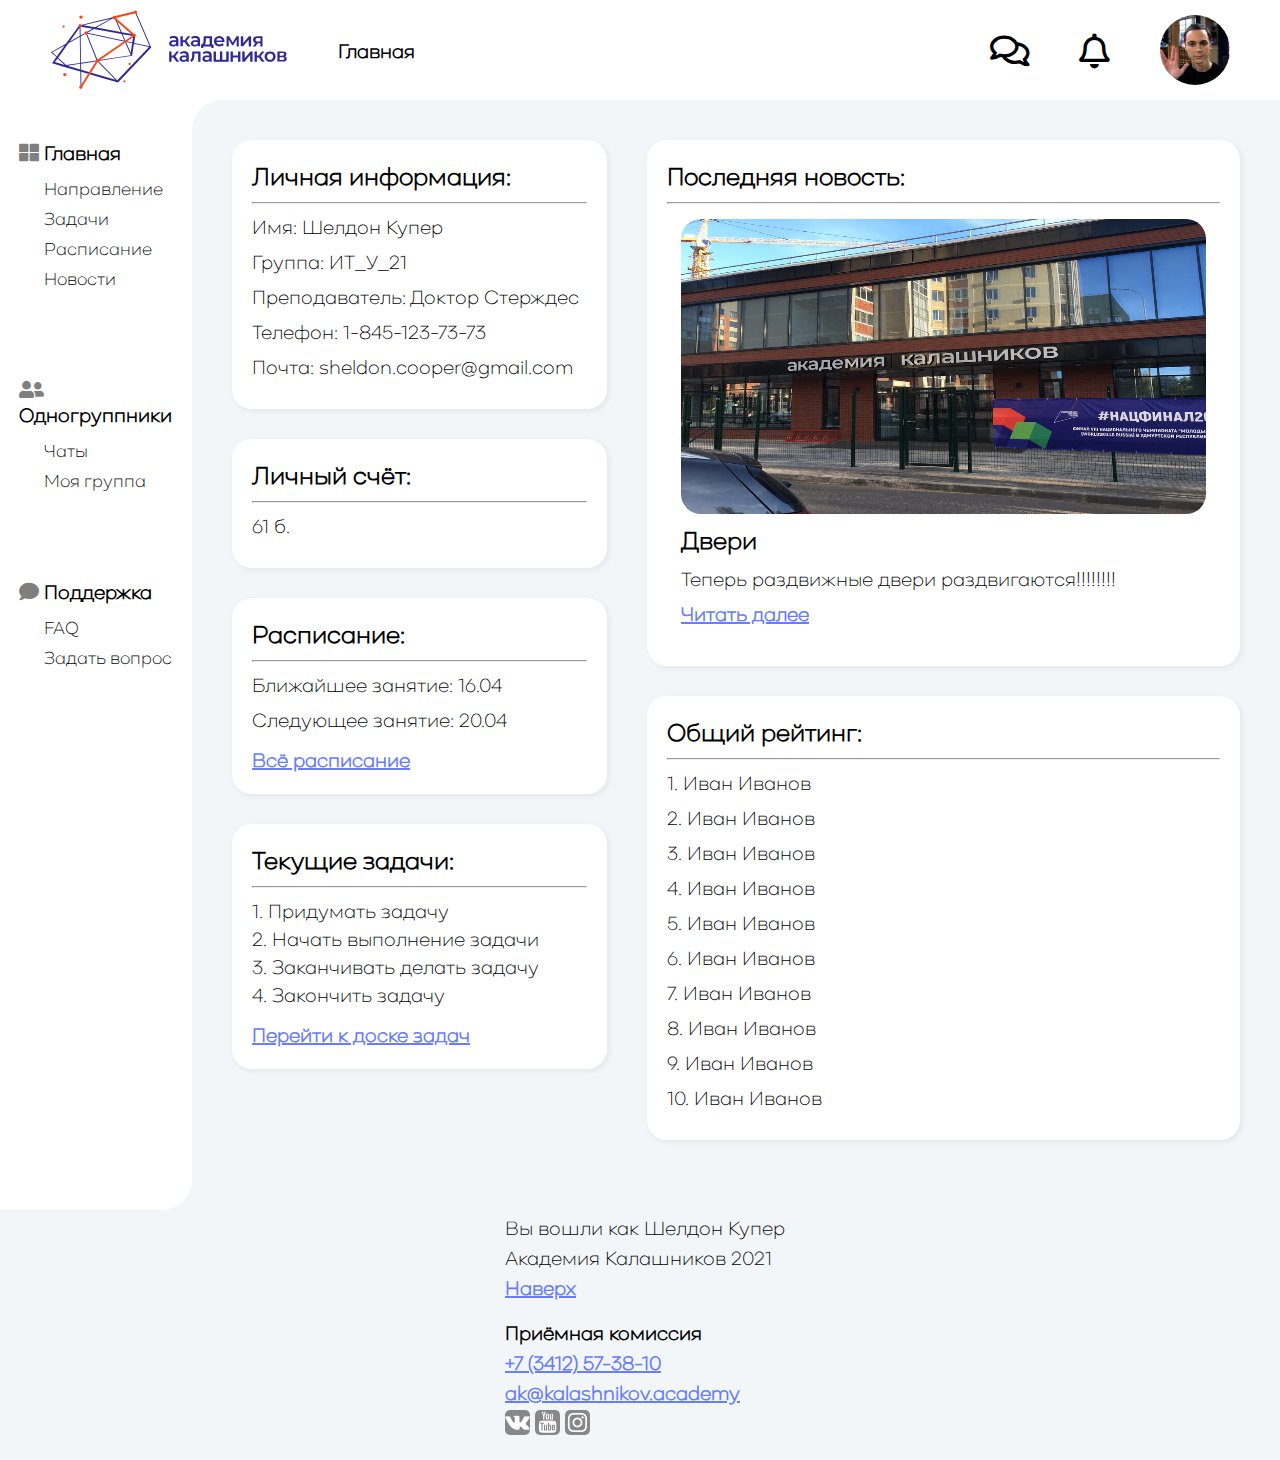
<file: index.html>
<!doctype html>
<html lang="ru">
<head>
    <meta charset="UTF-8">
    <meta name="viewport"
          content="width=device-width, user-scalable=no, initial-scale=1.0, maximum-scale=1.0, minimum-scale=1.0">
    <meta http-equiv="X-UA-Compatible" content="ie=edge">
    <title>Академия Калашникова</title>
    <link rel="stylesheet" href="css/main.css">
    <link rel="stylesheet" href="fontawesome/css/all.css">
    <link href="/img/favicon.svg" sizes="any" rel="icon" type="image/svg+xml" />
</head>
<body>
    <header>
        <div class="header_left_hand">
            <i class="fas fa-bars menu_open" onclick="open_menu()"></i>
            <img src="img/logo_academy.svg" class="logo header_left_hand_inner_block" onclick="location.reload()">
            <div class="page_address header_left_hand_inner_block">Главная</div>
        </div>
        <div class="header_right_hand">
            <i class="far fa-comments header_right_hand_inner_block"></i>
            <i class="far fa-bell header_right_hand_inner_block"></i>
            <img src="img/avatar.jpg" class="header_right_hand_inner_block avatar" onclick="location.href='profile'">
        </div>
    </header>
    <div class="main-box">
        <div class="menu-box">
            <div class="menu">
                <div class="high_name">
                    <div class="high nice-look" onclick="location.reload()"><i class="fas fa-th-large high_images"></i>Главная</div>
                    <a class="nice-look" onclick="location.href = 'courses'">Направление</a>
                    <a class="nice-look" onclick="location.href = 'tasks'">Задачи</a>
                    <a class="nice-look" onclick="location.href = 'schedule'">Расписание</a>
                    <a class="nice-look" onclick="location.href = 'news'">Новости</a>
                </div>
                <div class="high_name">
                    <div class="high nice-look"><i class="fas fa-user-friends high_images"></i>Одногруппники</div>
                    <a class="nice-look">Чаты</a>
                    <a class="nice-look">Моя группа</a>
                </div>
                <div class="high_name">
                    <div class="high nice-look" onclick="location.href='support'"><i class="fas fa-comment high_images"></i>Поддержка</div>
                    <a class="nice-look" onclick="location.href='support'">FAQ</a>
                    <a class="nice-look" onclick="location.href='support'">Задать вопрос</a>
                </div>
            </div>
        </div>

        <div class="cont">
            <div class="first-module">
                <section class="profile">
                    Личная информация:
                    <hr>
                    <div class="name">Имя: Шелдон Купер</div>
                    <div class="group">Группа: ИТ_У_21</div>
                    <div class="teacher">Преподаватель: Доктор Стерждес</div>
                    <div class="phone">Телефон: 1-845-123-73-73</div>
                    <div class="email">Почта: sheldon.cooper@gmail.com</div>
                </section>
                <section class="score">
                    Личный счёт:
                    <hr>
                    <div class="score_place">61 б.</div>
                </section>
                <section class="schedule">
                    Расписание:
                    <hr>
                    <div class="blizh">Ближайшее занятие: 16.04</div>
                    <div class="next">Следующее занятие: 20.04</div>
                    <a href="schedule" class="link">Всё расписание</a>
                </section>
                <section class="tasks">
                    Текущие задачи:
                    <hr>
                    <div class="zadachi">
                        <p>1. Придумать задачу</p>
                        <p>2. Начать выполнение задачи</p>
                        <p>3. Заканчивать делать задачу</p>
                        <p>4. Закончить задачу</p>
                    </div>
                    <a href="tasks/index.php" class="link">Перейти к доске задач</a>
                </section>
            </div>
            <div class="second-module">
                <section class="news">
                    Последняя новость:
                    <hr>
                    <div class="high-news-block">
                        <div class="news-block">
                            <img src="img/XXL.jfif">
                            <div class="higher-name">Двери</div>
                            <div class="preview">Теперь раздвижные двери раздвигаются!!!!!!!!</div>
                            <a href="news/index.php" class="link">Читать далее</a>
                        </div>
                    </div>


                </section>
                <section>
                    Общий рейтинг:
                    <hr>
                    <div class="places">1. Иван Иванов</div>
                    <div class="places">2. Иван Иванов</div>
                    <div class="places">3. Иван Иванов</div>
                    <div class="places">4. Иван Иванов</div>
                    <div class="places">5. Иван Иванов</div>
                    <div class="places">6. Иван Иванов</div>
                    <div class="places">7. Иван Иванов</div>
                    <div class="places">8. Иван Иванов</div>
                    <div class="places">9. Иван Иванов</div>
                    <div class="places">10. Иван Иванов</div>
                </section>
            </div>
        </div>
    </div>
    <footer>
        
        <div class="contact">
            <p>Вы вошли как Шелдон Купер</p>
        <p>Академия Калашников 2021</p>
        <a href="#" class="link">Наверх</a>
        <h4>Приёмная комиссия </h4>
            <div>
                <p></p>
                <p><a href="tel:+73412573810">+7 (3412) 57-38-10</a> </p>
                <p><a href="mailto:ak@kalashnikov.academy">ak@kalashnikov.academy</a> </p>
            </div>
            <div class="icons">
                <a href="https://vk.com/kalashnikov_academ"><img src="img/vk.png" alt=""></a>
                <a href="https://www.youtube.com/channel/UCiReb2TaSAEQAh7kK-a4gYQ"><img src="img/youtube.png" alt=""></a>
                <a href="https://www.instagram.com/academy_kalashnikov/"><img src="img/instagram.png" alt=""></a>
            </div>
        </div>
    </footer>
    <script src="js/main.js"></script>
</body>
</html>
</file>
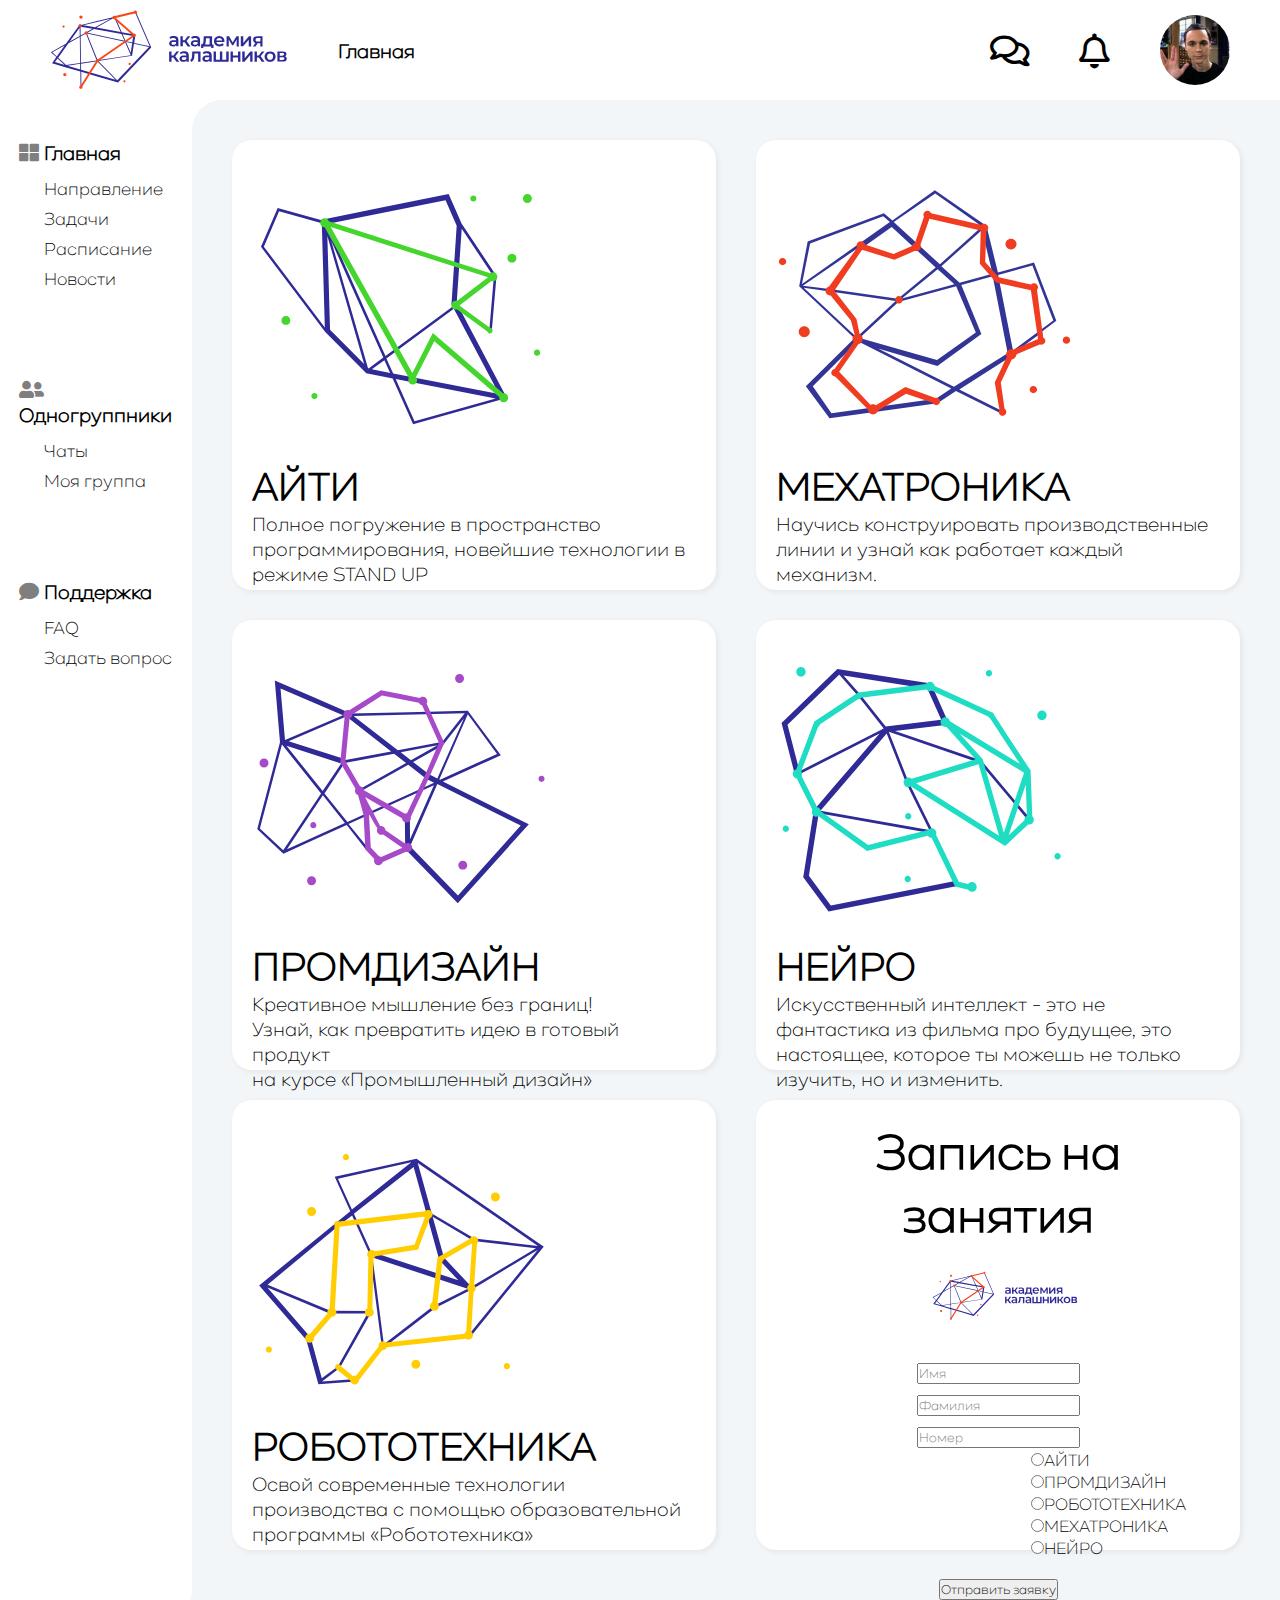
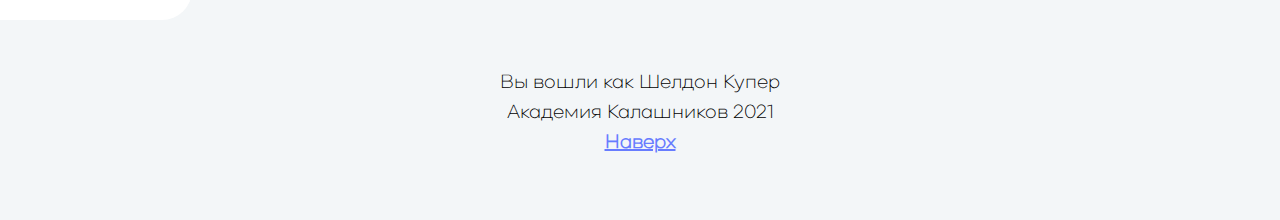
<file: nprav.html>
<!doctype html>
<html lang="ru">
<head>
    <meta charset="UTF-8">
    <meta name="viewport"
          content="width=device-width, user-scalable=no, initial-scale=1.0, maximum-scale=1.0, minimum-scale=1.0">
    <meta http-equiv="X-UA-Compatible" content="ie=edge">
    <title>Академия Калашникова</title>
    <link rel="stylesheet" href="css/main.css">
	<link rel="stylesheet" href="css/naprav.css">
    <link rel="stylesheet" href="fontawesome/css/all.css">
</head>
<body>
    <header>
        <div class="header_left_hand">
            <img src="img/logo_academy.svg" class="logo header_left_hand_inner_block" onclick="location.href='index.php'">
            <div class="page_address header_left_hand_inner_block">Главная</div>
        </div>
        <div class="header_right_hand">
            <i class="far fa-comments header_right_hand_inner_block"></i>
            <i class="far fa-bell header_right_hand_inner_block"></i>
            <img src="img/avatar.jpg" class="header_right_hand_inner_block avatar">
        </div>
    </header>
    <div class="main-box">
        <div class="menu-box">
            <div class="menu">
                <div class="high_name">
                    <div class="high nice-look" onclick="location.href = 'index.php'"><i class="fas fa-th-large high_images"></i>Главная</div>
                    <a class="nice-look" onclick="location.reload()">Направление</a>
                    <a class="nice-look" onclick="location.href = 'tasks'">Задачи</a>
                    <a class="nice-look" onclick="location.href = 'расписание.php'">Расписание</a>
                    <a class="nice-look" onclick="location.href = 'news/index.php'">Новости</a>
                </div>
                <div class="high_name">
                    <div class="high nice-look"><i class="fas fa-user-friends high_images"></i>Одногруппники</div>
                    <a class="nice-look">Чаты</a>
                    <a class="nice-look">Моя группа</a>
                </div>
                <div class="high_name">
                    <div class="high nice-look" onclick="location.href='help.php'"><i class="fas fa-comment high_images"></i>Поддержка</div>
                    <a class="nice-look">FAQ</a>
                    <a class="nice-look">Задать вопрос</a>
                </div>
            </div>
        </div>

        <div class="cont">
            <div class="first-module">
			<section class="naprav">
                    <div class="it">
					<img src="img/it.svg"></img>
					<h1>АЙТИ</h1>
					<p>Полное погружение в пространство программирования, новейшие технологии в режиме STAND UP</p>
					</div>
                </section>
				<section class="naprav">
                    <div class="prom">
					<img src="img/prom.svg"></img>
					<h1>ПРОМДИЗАЙН</h1>
					<p>Креативное мышление без границ!</p>
					<p>Узнай, как превратить идею в готовый продукт</p>
                    <p>на курсе «Промышленный дизайн»</p>
					</div>
                </section>
				<section class="naprav">
                    <div class="robo">
					<img src="img/robo.svg"></img>
					<h1>РОБОТОТЕХНИКА</h1>
					<p>Освой современные технологии производства с помощью образовательной программы «Робототехника»</p>
					</div>
                </section>
            </div>
            <div class="second-module">
			<section class="naprav">
                    <div class="mexa">
					<img src="img/mexa.svg"></img>
					<h1>МЕХАТРОНИКА</h1>
					<p>Научись конструировать производственные линии и узнай как работает каждый механизм.</p>
					</div>
                </section>
				<section class="naprav">
                    <div class="neiro">
					<img src="img/neiro.svg"></img>
					<h1>НЕЙРО</h1>
					<p>Искусственный интеллект - это не фантастика из фильма про будущее, это настоящее, которое ты можешь не только изучить, но и изменить.</p>
					<br>
					</div>
                </section>
				<section id="inside" align="center">
				<h1> Запись на занятия </h1>
				<img id="logo_zapisi_na_curs" src="img/logo_academy.svg">
				<br>
				<input type="text" name="first-name" id="button" placeholder="Имя">
				<br>
				<input type="text" name="last-name" id="button" placeholder="Фамилия">
				<br>
				<input type="text" name="namber" id="button" placeholder="Номер">
				<br>
				<div class="radio_button">
				<ul align="left">
				<li><p><input type="radio"name="curs">АЙТИ</p></li>
				<li><p><input type="radio"name="curs">ПРОМДИЗАЙН</p></li>
				<li><p><input type="radio"name="curs">РОБОТОТЕХНИКА</p></li>
				<li><p><input type="radio"name="curs">МЕХАТРОНИКА</p></li>
				<li><p><input type="radio"name="curs">НЕЙРО</p></li>
				</ul>
				</div>			
				<input type="submit"name="submit"id="button" value="Отправить заявку">			
				</section>
            </div>
        </div>
    </div>
    <footer>
        <p>Вы вошли как Шелдон Купер</p>
        <p>Академия Калашников 2021</p>
        <a href="#">Наверх</a>
    </footer>
</body>
</html>
</file>
<file: css/main.css>
@font-face {
    src: url("../css/Kastelov - Kinetika Light.otf");
    font-family: KinetkaLight;
}
@font-face {
    src: url("../css/Kastelov - Kinetika Ultra.otf");
    font-family: KinetkaUltra;
}

*{
    margin: 0;
    padding: 0;
    box-sizing: border-box;
    font-family: KinetkaLight;
    /*height: 100%;*/
}

@media screen and (min-width: 1201px) {
    .menu_open{
        display: none !important;
    }
}
@media screen and (max-width: 1200px){
    .menu-box{
        display: none;
        pointer-events: none;
        z-index: 9999;
        position: absolute;
        width: 25% !important;
        height: 100% !important;
        background: none !important;
    }
    .cont{
        width: 100% !important;
        border-top-left-radius: 0 !important;
    }
}
@media screen and (max-width: 768px){
    .menu-box{
        width: 40% !important;
    }
    .cont{
        flex-direction: column !important;
    }
    .first-module{
        width: 100% !important;
        padding: 40px 40px 20px 40px !important;
    }
    .second-module{
        padding: 20px 40px 40px 40px !important;
        width: 100% !important;
    }
    .tasks{
        margin: 0 !important;
    }
    .far{
        font-size: 25px !important;
        margin-right: 20px !important;
    }
    .avatar{
        height: 50px !important;
        width: 50px !important;
    }
    .fa-bars{
        font-size: 25px !important;
        padding: 15px !important;
        margin-left: 20px !important;
    }
    .logo{
        height: 50px !important;
        margin-left: 20px !important;
    }
    .page_address{
        font-size: 19px !important;
    }
}
@media screen and (max-width: 570px){
    .page_address{
        display: none !important;
    }
}
@media screen and (max-width: 426px){
    .page_address{
        display: none !important;
    }
    .menu-box{
        width: 70% !important;
    }
    .avatar{
        margin-right: 20px !important;
    }
    .fa-bars{
        margin-left: 5px !important;
    }
    section{
        font-size: 20px !important;
    }
    section div{
        font-size: 16px !important;
    }
    .fa-comments{
        display: none !important;
    }
    .link{
        font-size: 16px !important;
    }
    footer{
        font-size: 16px !important;
    }
}
@media screen and (max-width: 321px){
    section{
        font-size: 16px !important;
    }
    section div{
        font-size: 15px !important;
    }
    .link{
        font-size: 15px !important;
    }
    .first-module{
        padding: 20px 20px 10px 20px !important;
    }
    .second-module{
        padding: 10px 20px 20px 20px !important;
    }
    .logo{
        margin-left: 0 !important;
    }
    footer{
        font-size: 15px !important;
    }
    .fa-bell{
        display: none !important;
    }
}



/* Header */

header{
    height: 100px;
    width: 100%;
    display: flex;
    flex-direction: row;
    align-items: center;
    justify-content: space-between;
}

.header_left_hand{
    height: 100px;
    display: flex;
    flex-direction: row;
    align-items: center;
}
.header_left_hand_inner_block{
    margin-left: 50px;
    height: auto;
}

.header_right_hand{
     height: 100px;
     display: flex;
     flex-direction: row;
     align-items: center;
     justify-content: flex-end;
 }
.header_right_hand_inner_block{
    margin-right: 50px;
    font-size: 35px;
    cursor: pointer;
    height: auto;
    transition: .5s;
}
.header_right_hand_inner_block:hover{
    color: #888888;
}

/* Header inner parts */

.logo{
    height: 80px;
    cursor: pointer;
}
.page_address{
    font-weight: bold;
    font-size: 20px;
    height: auto;
}
.avatar{
    height: 70px;
    border-radius: 100px;
    transition: .5s;
}
.avatar:hover{
    filter: brightness(120%);
}
.fa-bars{
    margin-left: 40px;
    font-size: 35px;
    cursor: pointer;
}

/* Main part of site */

.main-box{
    width: 100%;
    display: flex;
    flex-direction: row;
    height: auto;
}

/* Container for sections */

.cont{
    width: 85%;
    border-top-left-radius: 30px;
    background: #f3f6f8;
    height: 100%;
    display: flex;
    flex-direction: row;
}

/* Menu part */

.menu-box{
     width: 15%;
     background: #f3f6f8;
     height: auto;
}
.menu{
    width: 100%;
    background: white;
    display: flex;
    flex-direction: column;
    align-items: center;
    height: 100%;
    border-bottom-right-radius: 30px;
}

/* Big parts of menu*/

.high_name{
    width: 80%;
    margin: 40px;
    display: flex;
    flex-direction: column;
    height: auto;
}
.high_name a{
     width: auto;
     margin-left: 25px;
     margin-bottom: 5px;
     font-size: 18px;
     cursor: pointer;
     height: auto;
 }

/* Big parts names */

.high{
    font-weight: bold;
    font-size: 20px;
    margin-bottom: 10px;
    cursor: pointer;
    height: auto;
}
.high_images{
    font-size: 20px;
    color: rgba(0,0,0,.5);
    margin-right: 5px;
    height: auto;
}

/* Left half of container */

.first-module{
    padding: 40px 20px 40px 40px;
    display: flex;
    flex-direction: column;
    align-items: center;
    width: 40%;
    height: auto;
}

/* Right half of container */

.second-module{
     padding: 40px 40px 40px 20px;
     margin-left: 0;
     height: auto;
     width: 60%;
     display: flex;
     flex-direction: column;
     align-items: center;
}

/* Sections */

section{
    background: white;
    border-radius: 20px;
    width: 100%;
    padding: 20px;
    margin-bottom: 30px;
    font-size: 25px;
    font-weight: bold;
    height: auto;
    box-shadow: 2px 2px 5px 1px rgba(0, 0, 0, 0.05);
}
section hr{
    margin-bottom: 10px;
    margin-top: 10px;
    height: auto;
}
section div{
    font-size: 20px;
    font-weight: normal;
    margin-bottom: 10px;
    height: auto;
}

/* News */

.news img{
    aspect-ratio: 16 / 9;
    width: 100%;
    height: auto;
    border-radius: 20px;
    margin-top: 5px;
    margin-bottom: 5px;
}
.higher-name{
    font-size: 25px;
    font-weight: bold;
}
.news a{
    font-size: 20px;
    color: #677cff;
}
.news-block{
    width: 95%;
}
.news-block a{
     font-weight: bold;
}
.high-news-block{
    display: flex;
    flex-direction: column;
    align-items: center;
}

/* Schedule */

.schedule a{
     font-size: 20px;
     color: #677cff;
}

/* Tasks */

.tasks a{
    font-size: 20px;
    color: #677cff;
}
.zadachi p{
    margin-bottom: 3px;
}

/* Footer */

footer{
    height: 250px;
    display: flex;
    flex-direction: column;
    align-items: center;
    justify-content: center;
    background: #f3f6f8;
    font-size: 20px;
     width: 100%;
    padding-bottom: 20px;
}

footer p{
    margin-bottom: 5px;
}

/* Button modifications */

.nice-look{
    display: block;
    transition: .5s;
}
.nice-look:after{
    content: "";
    display: block;
    border-bottom: 2px solid hsl(170, 70%, 50%);
    transition: .5s;
    transform: scaleX(0);
}
.nice-look:hover:after{
    transform: scaleX(1);
}

footer h4{
    padding-top: 20px;
}

.icons {
    height: 25px;
}

.icons img {
    vertical-align: sub;
    width: auto;
    height: 100%;
}

.icons a {
    background-color: #888888;
    border-radius: 5px;
    /* width: 100%; */
    height: 100%;
}
footer .contact{
    margin-left: 10px;
}
footer a{
    color: #677cff;
    font-weight: bold;
}
</file>
<file: css/naprav.css>
@font-face {
    src: url("../css/Kastelov - Kinetika Light.otf");
    font-family: KinetkaLight;
}
@font-face {
    src: url("../css/Kastelov - Kinetika Ultra.otf");
    font-family: KinetkaUltra;
}

@media screen and (max-width: 426px){
    .naprav img{
        width: 100%;
    }
}

*{
    margin: 0;
    padding: 0;
    box-sizing: border-box;
    font-family: KinetkaLight;
    /*height: 100%;*/
}

/* Header */

header{
    height: 100px;
    width: 100%;
    display: flex;
    flex-direction: row;
    align-items: center;
    justify-content: space-between;
}

.header_left_hand{
    height: 100px;
    display: flex;
    flex-direction: row;
    align-items: center;
}
.header_left_hand_inner_block{
    margin-left: 50px;
    height: auto;
}

.header_right_hand{
     height: 100px;
     display: flex;
     flex-direction: row;
     align-items: center;
     justify-content: flex-end;
 }
.header_right_hand_inner_block{
    margin-right: 50px;
    font-size: 35px;
    cursor: pointer;
    height: auto;
    transition: .5s;
}
.header_right_hand_inner_block:hover{
    color: #888888;
}

/* Header inner parts */

.logo{
    height: 80px;
}
.page_address{
    font-weight: bold;
    font-size: 20px;
    height: auto;
}
.avatar{
    height: 70px;
    border-radius: 100px;
    transition: .5s;
}
.avatar:hover{
    filter: brightness(120%);
}

/* Main part of site */

.main-box{
    width: 100%;
    display: flex;
    flex-direction: row;
    height: auto;
}

/* Container for sections */

.cont{
    width: 85%;
    border-top-left-radius: 30px;
    background: #f3f6f8;
    height: 100%;
    display: flex;
    flex-direction: row;
}

/* Menu part */

.menu-box{
     width: 15%;
     background: #f3f6f8;
     height: auto;
}
.menu{
    width: 100%;
    background: white;
    display: flex;
    flex-direction: column;
    align-items: center;
    height: 100%;
    border-bottom-right-radius: 30px;
}

/* Big parts of menu*/

.high_name{
    width: 80%;
    margin: 40px;
    display: flex;
    flex-direction: column;
    height: auto;
}
.high_name a{
     width: auto;
     margin-left: 25px;
     margin-bottom: 5px;
     font-size: 18px;
     cursor: pointer;
     height: auto;
	 cursor: pointer;
 }

/* Big parts names */

.high{
    font-weight: bold;
    font-size: 20px;
    margin-bottom: 10px;
    cursor: pointer;
    height: auto;
}
.high_images{
    font-size: 20px;
    color: rgba(0,0,0,.5);
    margin-right: 5px;
    height: auto;
}

/* Left half of container */

.first-module{
    padding: 40px 20px 40px 40px;
    display: flex;
    flex-direction: column;
    align-items: center;
    width: 50%;
    height: auto;
}

/* Right half of container */

.second-module{
     padding: 40px 40px 40px 20px;
     margin-left: 0;
     height: auto;
     width: 50%;
     display: flex;
     flex-direction: column;
     align-items: center;
}

/* Sections */

section{
    background: white;
    border-radius: 20px;
    width: 100%;
    padding: 20px;
    margin-bottom: 30px;
    font-size: 25px;
    font-weight: bold;
    height: 450px;
    box-shadow: 2px 2px 5px 1px rgba(0, 0, 0, 0.05);
}
section hr{
    margin-bottom: 10px;
    margin-top: 10px;
    height: auto;
}
section div{
    font-size: 20px;
    font-weight: normal;
    margin-bottom: 10px;
    height: auto;
}

/* News */

.news img{
    aspect-ratio: 16 / 9;
    width: 100%;
    height: auto;
    border-radius: 20px;
    margin-top: 5px;
    margin-bottom: 5px;
}
.higher-name{
    font-size: 25px;
    font-weight: bold;
}
.news a{
    font-size: 20px;
    color: #677cff;
}
.news-block{
    width: 95%;
}
.news-block a{
     font-weight: bold;
}
.high-news-block{
    display: flex;
    flex-direction: column;
    align-items: center;
}

/* Schedule */

.schedule a{
     font-size: 20px;
     color: #677cff;
}

/* Tasks */

.tasks a{
    font-size: 20px;
    color: #677cff;
}
.zadachi p{
    margin-bottom: 3px;
}

/* Footer */

footer{
    height: 200px;
    display: flex;
    flex-direction: column;
    align-items: center;
    justify-content: center;
    background: #f3f6f8;
    font-size: 20px;
}
footer a{
    color: #677cff;
    font-weight: bold;
}
footer p{
    margin-bottom: 5px;
}

/* Button modifications */

.nice-look{
    display: block;
    transition: .5s;
}
.nice-look:after{
    content: "";
    display: block;
    border-bottom: 2px solid hsl(170, 70%, 50%);
    transition: .5s;
    transform: scaleX(0);
}
.nice-look:hover:after{
    transform: scaleX(1);
}
/*input*/
.button{
	height:30px;
	width:200px;
	color: #293133;
    background-color: #fff;
	border-radius: 6px;
    border: 2px solid #293133;
	transition-duration: 0.4s;
}
.button:hover {
  background-color: #f3f6f8; 
  color: #ffffff;
}
.radio_button{
  font-size:17px;
  text-decoration: none;
}
#logo_zapisi_na_curs{
	padding-left:14px;
	width:160px;
	height:100px;
}
ul{
	margin-left:255px;
	list-style-type: none;
}
.naprav{
	cursor: pointer;
}
.naprav img{
    overflow: hidden;
}
</file>
